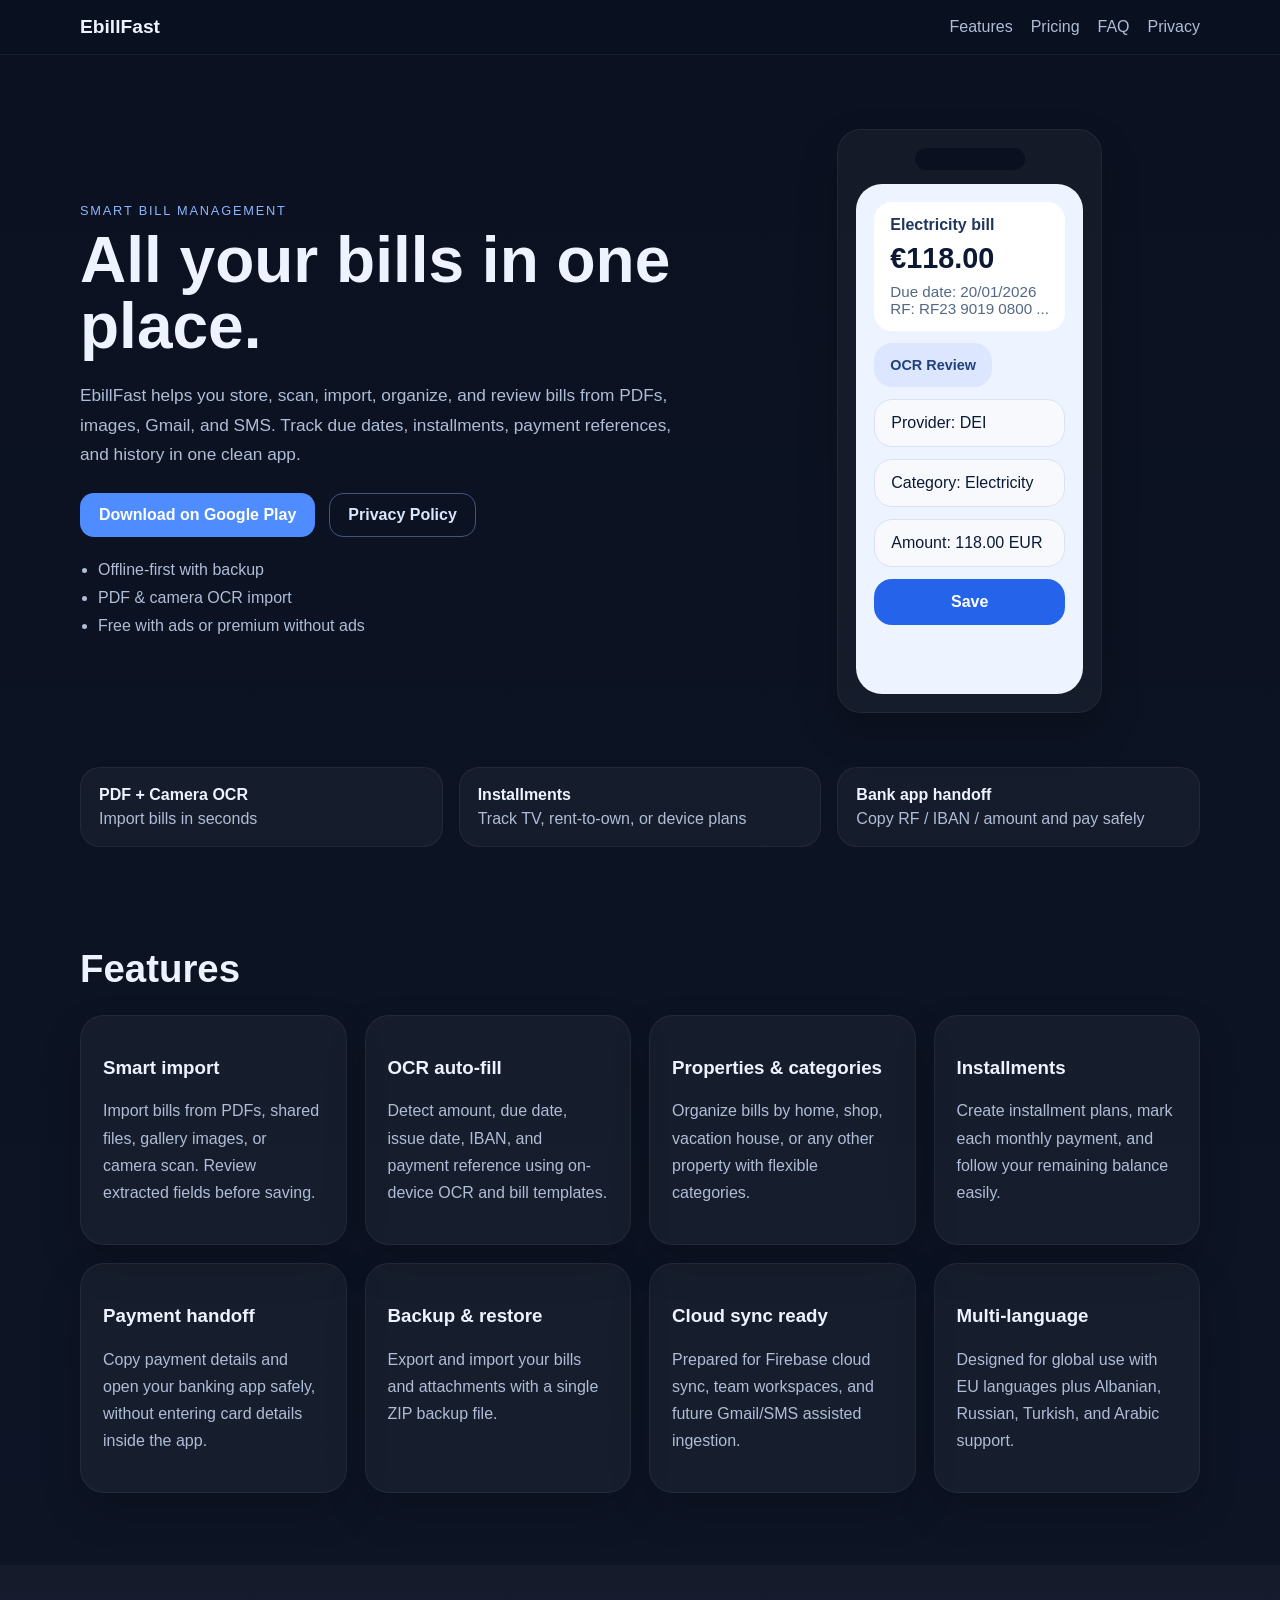
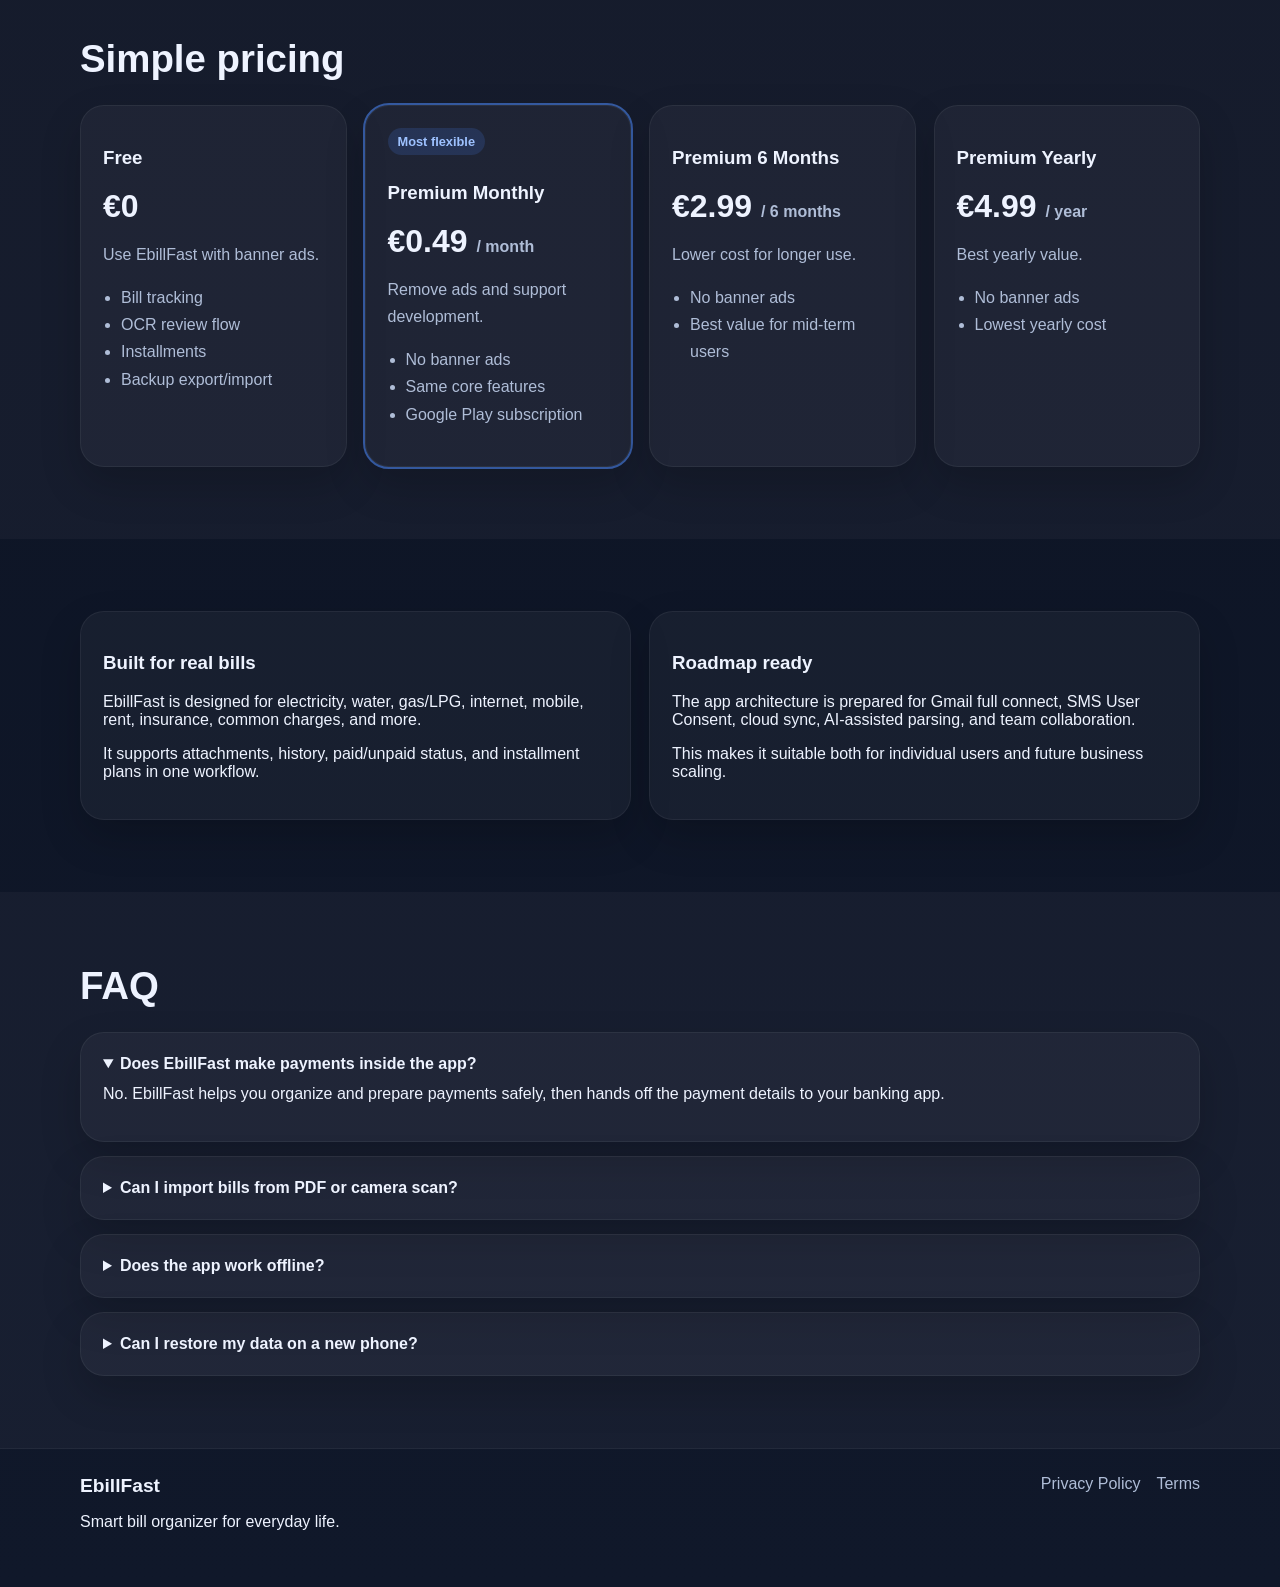
<file: index.html>
<!DOCTYPE html>
<html lang="en">
<head>
  <meta charset="UTF-8" />
  <meta name="viewport" content="width=device-width, initial-scale=1.0" />
  <title>EbillFast – Smart Bill Organizer</title>
  <meta name="description" content="Organize bills, scan PDFs, auto-fill payment fields, track installments, and manage everything in one app." />
  <link rel="stylesheet" href="styles.css" />
</head>
<body>
  <header class="topbar">
    <div class="container nav">
      <div class="brand">EbillFast</div>
      <nav>
        <a href="#features">Features</a>
        <a href="#pricing">Pricing</a>
        <a href="#faq">FAQ</a>
        <a href="privacy.html">Privacy</a>
      </nav>
    </div>
  </header>

  <section class="hero">
    <div class="container hero-grid">
      <div>
        <p class="eyebrow">Smart bill management</p>
        <h1>All your bills in one place.</h1>
        <p class="lead">
          EbillFast helps you store, scan, import, organize, and review bills from PDFs, images, Gmail, and SMS.
          Track due dates, installments, payment references, and history in one clean app.
        </p>
        <div class="cta-row">
          <a class="btn primary" href="#">Download on Google Play</a>
          <a class="btn secondary" href="privacy.html">Privacy Policy</a>
        </div>
        <ul class="hero-points">
          <li>Offline-first with backup</li>
          <li>PDF & camera OCR import</li>
          <li>Free with ads or premium without ads</li>
        </ul>
      </div>
      <div class="card phone-mock">
        <div class="phone-head"></div>
        <div class="phone-screen">
          <div class="mock-bill">
            <div class="mock-title">Electricity bill</div>
            <div class="mock-amount">€118.00</div>
            <div class="mock-line">Due date: 20/01/2026</div>
            <div class="mock-line">RF: RF23 9019 0800 ...</div>
          </div>
          <div class="mock-tag">OCR Review</div>
          <div class="mock-box">Provider: DEI</div>
          <div class="mock-box">Category: Electricity</div>
          <div class="mock-box">Amount: 118.00 EUR</div>
          <div class="mock-save">Save</div>
        </div>
      </div>
    </div>
  </section>

  <section class="stats">
    <div class="container stats-grid">
      <div class="stat"><strong>PDF + Camera OCR</strong><span>Import bills in seconds</span></div>
      <div class="stat"><strong>Installments</strong><span>Track TV, rent-to-own, or device plans</span></div>
      <div class="stat"><strong>Bank app handoff</strong><span>Copy RF / IBAN / amount and pay safely</span></div>
    </div>
  </section>

  <section id="features" class="section">
    <div class="container">
      <h2>Features</h2>
      <div class="feature-grid">
        <article class="card">
          <h3>Smart import</h3>
          <p>Import bills from PDFs, shared files, gallery images, or camera scan. Review extracted fields before saving.</p>
        </article>
        <article class="card">
          <h3>OCR auto-fill</h3>
          <p>Detect amount, due date, issue date, IBAN, and payment reference using on-device OCR and bill templates.</p>
        </article>
        <article class="card">
          <h3>Properties & categories</h3>
          <p>Organize bills by home, shop, vacation house, or any other property with flexible categories.</p>
        </article>
        <article class="card">
          <h3>Installments</h3>
          <p>Create installment plans, mark each monthly payment, and follow your remaining balance easily.</p>
        </article>
        <article class="card">
          <h3>Payment handoff</h3>
          <p>Copy payment details and open your banking app safely, without entering card details inside the app.</p>
        </article>
        <article class="card">
          <h3>Backup & restore</h3>
          <p>Export and import your bills and attachments with a single ZIP backup file.</p>
        </article>
        <article class="card">
          <h3>Cloud sync ready</h3>
          <p>Prepared for Firebase cloud sync, team workspaces, and future Gmail/SMS assisted ingestion.</p>
        </article>
        <article class="card">
          <h3>Multi-language</h3>
          <p>Designed for global use with EU languages plus Albanian, Russian, Turkish, and Arabic support.</p>
        </article>
      </div>
    </div>
  </section>

  <section id="pricing" class="section alt">
    <div class="container">
      <h2>Simple pricing</h2>
      <div class="pricing-grid">
        <article class="card price-card">
          <h3>Free</h3>
          <div class="price">€0</div>
          <p>Use EbillFast with banner ads.</p>
          <ul>
            <li>Bill tracking</li>
            <li>OCR review flow</li>
            <li>Installments</li>
            <li>Backup export/import</li>
          </ul>
        </article>
        <article class="card price-card featured">
          <div class="badge">Most flexible</div>
          <h3>Premium Monthly</h3>
          <div class="price">€0.49 <span>/ month</span></div>
          <p>Remove ads and support development.</p>
          <ul>
            <li>No banner ads</li>
            <li>Same core features</li>
            <li>Google Play subscription</li>
          </ul>
        </article>
        <article class="card price-card">
          <h3>Premium 6 Months</h3>
          <div class="price">€2.99 <span>/ 6 months</span></div>
          <p>Lower cost for longer use.</p>
          <ul>
            <li>No banner ads</li>
            <li>Best value for mid-term users</li>
          </ul>
        </article>
        <article class="card price-card">
          <h3>Premium Yearly</h3>
          <div class="price">€4.99 <span>/ year</span></div>
          <p>Best yearly value.</p>
          <ul>
            <li>No banner ads</li>
            <li>Lowest yearly cost</li>
          </ul>
        </article>
      </div>
    </div>
  </section>

  <section class="section">
    <div class="container two-col">
      <div class="card">
        <h3>Built for real bills</h3>
        <p>EbillFast is designed for electricity, water, gas/LPG, internet, mobile, rent, insurance, common charges, and more.</p>
        <p>It supports attachments, history, paid/unpaid status, and installment plans in one workflow.</p>
      </div>
      <div class="card">
        <h3>Roadmap ready</h3>
        <p>The app architecture is prepared for Gmail full connect, SMS User Consent, cloud sync, AI-assisted parsing, and team collaboration.</p>
        <p>This makes it suitable both for individual users and future business scaling.</p>
      </div>
    </div>
  </section>

  <section id="faq" class="section alt">
    <div class="container">
      <h2>FAQ</h2>
      <div class="faq-list">
        <details class="card" open>
          <summary>Does EbillFast make payments inside the app?</summary>
          <p>No. EbillFast helps you organize and prepare payments safely, then hands off the payment details to your banking app.</p>
        </details>
        <details class="card">
          <summary>Can I import bills from PDF or camera scan?</summary>
          <p>Yes. You can import PDFs, share a bill into the app, or scan paper bills with the camera and review the extracted fields before saving.</p>
        </details>
        <details class="card">
          <summary>Does the app work offline?</summary>
          <p>Yes. Core bill management is offline-first. Internet is only needed for ads, subscriptions, banking-app handoff, and optional cloud features.</p>
        </details>
        <details class="card">
          <summary>Can I restore my data on a new phone?</summary>
          <p>Yes. You can export a backup ZIP and import it on another device.</p>
        </details>
      </div>
    </div>
  </section>

  <footer class="footer">
    <div class="container footer-grid">
      <div>
        <div class="brand">EbillFast</div>
        <p>Smart bill organizer for everyday life.</p>
      </div>
      <div class="footer-links">
        <a href="privacy.html">Privacy Policy</a>
        <a href="terms.html">Terms</a>
      </div>
    </div>
  </footer>
</body>
</html>
</file>
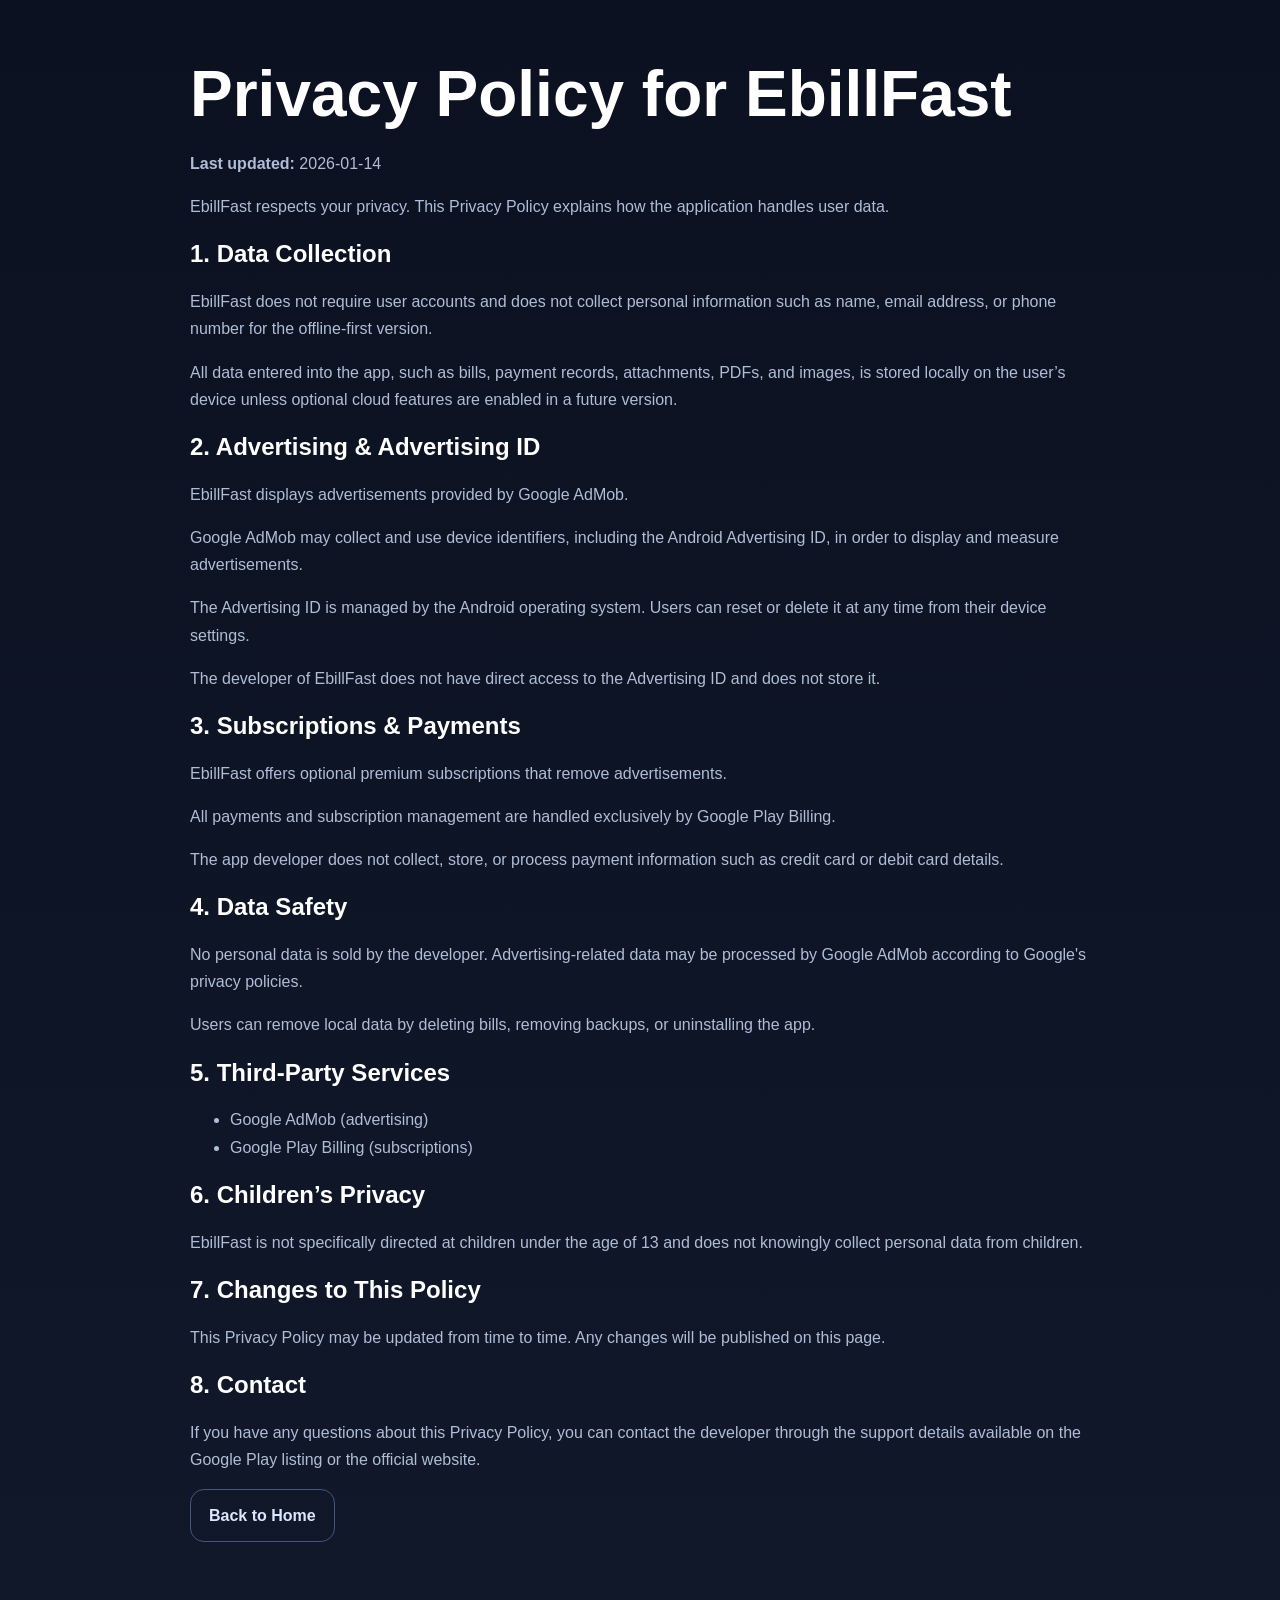
<file: privacy.html>
<!DOCTYPE html>
<html lang="en">
<head>
  <meta charset="UTF-8" />
  <meta name="viewport" content="width=device-width, initial-scale=1.0" />
  <title>EbillFast Privacy Policy</title>
  <link rel="stylesheet" href="styles.css" />
</head>
<body>
  <main class="doc container">
    <h1>Privacy Policy for EbillFast</h1>
    <p><strong>Last updated:</strong> 2026-01-14</p>

    <p>EbillFast respects your privacy. This Privacy Policy explains how the application handles user data.</p>

    <h2>1. Data Collection</h2>
    <p>EbillFast does not require user accounts and does not collect personal information such as name, email address, or phone number for the offline-first version.</p>
    <p>All data entered into the app, such as bills, payment records, attachments, PDFs, and images, is stored locally on the user’s device unless optional cloud features are enabled in a future version.</p>

    <h2>2. Advertising & Advertising ID</h2>
    <p>EbillFast displays advertisements provided by Google AdMob.</p>
    <p>Google AdMob may collect and use device identifiers, including the Android Advertising ID, in order to display and measure advertisements.</p>
    <p>The Advertising ID is managed by the Android operating system. Users can reset or delete it at any time from their device settings.</p>
    <p>The developer of EbillFast does not have direct access to the Advertising ID and does not store it.</p>

    <h2>3. Subscriptions & Payments</h2>
    <p>EbillFast offers optional premium subscriptions that remove advertisements.</p>
    <p>All payments and subscription management are handled exclusively by Google Play Billing.</p>
    <p>The app developer does not collect, store, or process payment information such as credit card or debit card details.</p>

    <h2>4. Data Safety</h2>
    <p>No personal data is sold by the developer. Advertising-related data may be processed by Google AdMob according to Google's privacy policies.</p>
    <p>Users can remove local data by deleting bills, removing backups, or uninstalling the app.</p>

    <h2>5. Third-Party Services</h2>
    <ul>
      <li>Google AdMob (advertising)</li>
      <li>Google Play Billing (subscriptions)</li>
    </ul>

    <h2>6. Children’s Privacy</h2>
    <p>EbillFast is not specifically directed at children under the age of 13 and does not knowingly collect personal data from children.</p>

    <h2>7. Changes to This Policy</h2>
    <p>This Privacy Policy may be updated from time to time. Any changes will be published on this page.</p>

    <h2>8. Contact</h2>
    <p>If you have any questions about this Privacy Policy, you can contact the developer through the support details available on the Google Play listing or the official website.</p>

    <p><a class="btn secondary" href="index.html">Back to Home</a></p>
  </main>
</body>
</html>
</file>
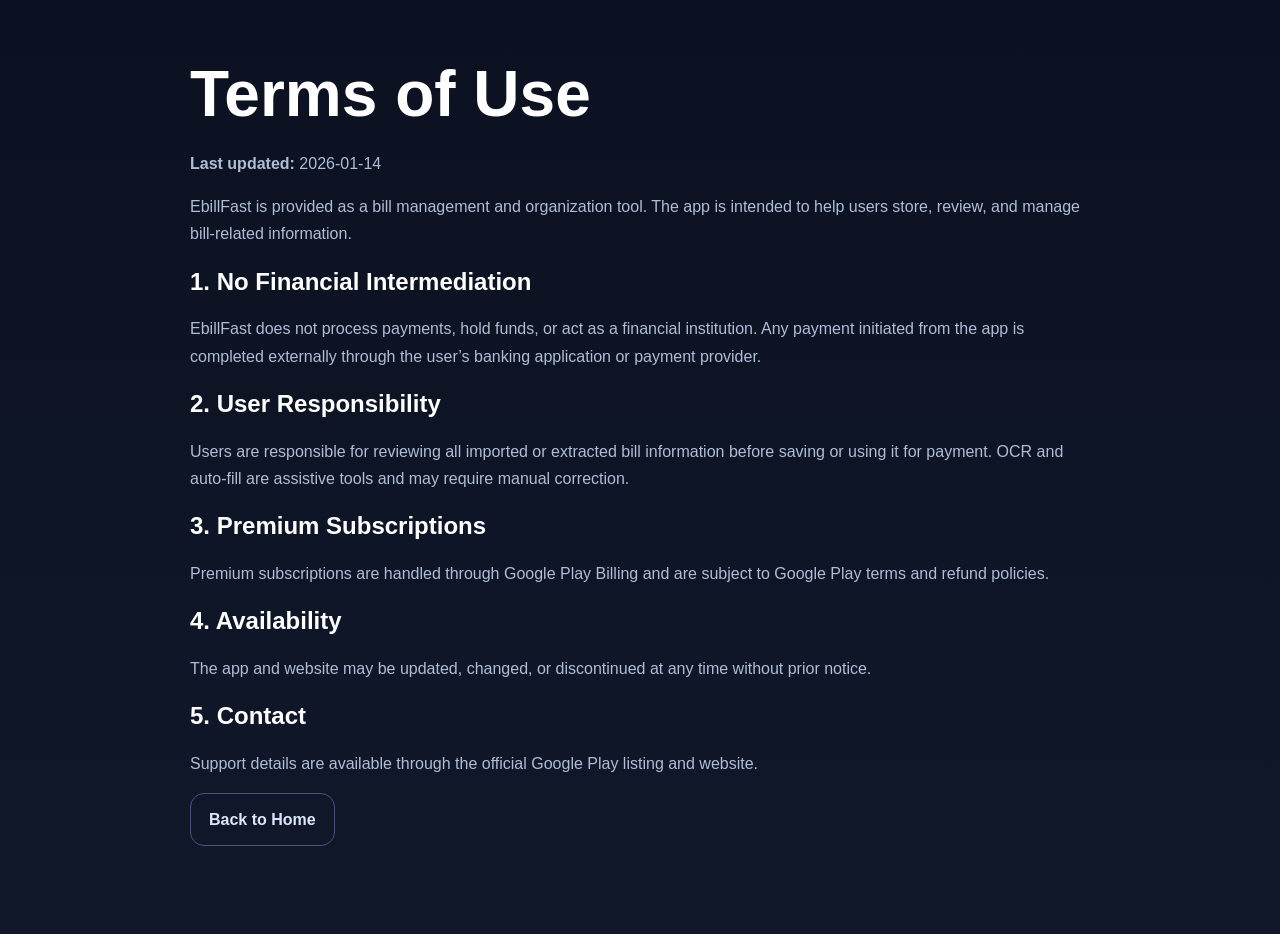
<file: terms.html>
<!DOCTYPE html>
<html lang="en">
<head>
  <meta charset="UTF-8" />
  <meta name="viewport" content="width=device-width, initial-scale=1.0" />
  <title>EbillFast Terms</title>
  <link rel="stylesheet" href="styles.css" />
</head>
<body>
  <main class="doc container">
    <h1>Terms of Use</h1>
    <p><strong>Last updated:</strong> 2026-01-14</p>

    <p>EbillFast is provided as a bill management and organization tool. The app is intended to help users store, review, and manage bill-related information.</p>

    <h2>1. No Financial Intermediation</h2>
    <p>EbillFast does not process payments, hold funds, or act as a financial institution. Any payment initiated from the app is completed externally through the user’s banking application or payment provider.</p>

    <h2>2. User Responsibility</h2>
    <p>Users are responsible for reviewing all imported or extracted bill information before saving or using it for payment. OCR and auto-fill are assistive tools and may require manual correction.</p>

    <h2>3. Premium Subscriptions</h2>
    <p>Premium subscriptions are handled through Google Play Billing and are subject to Google Play terms and refund policies.</p>

    <h2>4. Availability</h2>
    <p>The app and website may be updated, changed, or discontinued at any time without prior notice.</p>

    <h2>5. Contact</h2>
    <p>Support details are available through the official Google Play listing and website.</p>

    <p><a class="btn secondary" href="index.html">Back to Home</a></p>
  </main>
</body>
</html>
</file>
<file: styles.css>
:root{
  --bg:#0c1220;
  --card:#151d31;
  --text:#eef3ff;
  --muted:#afbdd7;
  --accent:#4f8cff;
}
*{box-sizing:border-box}
html{scroll-behavior:smooth}
body{
  margin:0;
  font-family:Arial,Helvetica,sans-serif;
  background:linear-gradient(180deg,#0b1120 0%,#10182a 100%);
  color:var(--text);
}
a{color:inherit;text-decoration:none}
.container{width:min(1120px,92%);margin:0 auto}
.topbar{
  position:sticky;top:0;z-index:20;
  backdrop-filter: blur(10px);
  background:rgba(10,16,32,.75);
  border-bottom:1px solid rgba(255,255,255,.06);
}
.nav{
  display:flex;align-items:center;justify-content:space-between;
  padding:16px 0;
}
.nav nav{display:flex;gap:18px;flex-wrap:wrap}
.brand{font-weight:800;font-size:1.2rem}
.nav a{color:var(--muted)}
.nav a:hover{color:#fff}
.hero{padding:74px 0 42px}
.hero-grid{display:grid;grid-template-columns:1.15fr .85fr;gap:36px;align-items:center}
.eyebrow{color:#8bb6ff;text-transform:uppercase;letter-spacing:.14em;font-size:.8rem;margin-bottom:10px}
h1{font-size:clamp(2.2rem,5vw,4rem);line-height:1.02;margin:.1em 0 .35em}
.lead{color:var(--muted);font-size:1.08rem;line-height:1.7;max-width:62ch}
.cta-row{display:flex;gap:14px;flex-wrap:wrap;margin:24px 0}
.btn{display:inline-flex;align-items:center;justify-content:center;padding:12px 18px;border-radius:14px;font-weight:700;border:1px solid transparent}
.btn.primary{background:var(--accent);color:#fff}
.btn.secondary{background:transparent;border-color:#44557f;color:#dbe6ff}
.hero-points{display:grid;gap:10px;padding-left:18px;color:var(--muted)}
.card{background:rgba(255,255,255,.04);border:1px solid rgba(255,255,255,.06);border-radius:24px;padding:22px;box-shadow:0 18px 40px rgba(0,0,0,.18)}
.phone-mock{padding:18px;max-width:430px;margin-inline:auto}
.phone-head{height:22px;width:110px;border-radius:14px;background:#0a1020;margin:0 auto 14px}
.phone-screen{background:#edf3ff;color:#0b1934;border-radius:26px;padding:18px;min-height:510px}
.mock-bill,.mock-box,.mock-save,.mock-tag{border-radius:18px;padding:14px 16px;margin-bottom:12px}
.mock-bill{background:#fff}
.mock-title{font-weight:700;color:#20365d}
.mock-amount{font-size:1.8rem;font-weight:800;margin:8px 0}
.mock-line{color:#536886;font-size:.95rem}
.mock-tag{display:inline-block;background:#dce7ff;color:#21417c;font-weight:700;font-size:.9rem}
.mock-box{background:#f7f9fd;border:1px solid #dae2f1}
.mock-save{background:#2563eb;color:#fff;text-align:center;font-weight:800}
.stats{padding:12px 0 28px}
.stats-grid{display:grid;grid-template-columns:repeat(3,1fr);gap:16px}
.stat{background:rgba(255,255,255,.04);border:1px solid rgba(255,255,255,.06);border-radius:20px;padding:18px;display:flex;flex-direction:column;gap:6px}
.stat span{color:var(--muted)}
.section{padding:72px 0}
.section.alt{background:rgba(255,255,255,.03)}
.section h2{font-size:clamp(1.8rem,3vw,2.4rem);margin:0 0 24px}
.feature-grid,.pricing-grid{display:grid;gap:18px}
.feature-grid{grid-template-columns:repeat(4,1fr)}
.pricing-grid{grid-template-columns:repeat(4,1fr)}
.feature-grid p,.price-card p,.doc p,.doc li{color:var(--muted);line-height:1.7}
.price-card ul{padding-left:18px;color:var(--muted);line-height:1.7}
.price{font-size:2rem;font-weight:900;margin:8px 0 10px}
.price span{font-size:1rem;font-weight:600;color:var(--muted)}
.price-card.featured{outline:2px solid rgba(79,140,255,.55)}
.badge{display:inline-block;background:rgba(79,140,255,.16);color:#9ec2ff;padding:6px 10px;border-radius:999px;font-size:.8rem;font-weight:700;margin-bottom:8px}
.two-col{display:grid;grid-template-columns:1fr 1fr;gap:18px}
.faq-list{display:grid;gap:14px}
details summary{cursor:pointer;font-weight:700}
details p{margin-top:12px}
.footer{border-top:1px solid rgba(255,255,255,.08);padding:26px 0 40px}
.footer-grid{display:flex;justify-content:space-between;gap:18px;align-items:flex-start;flex-wrap:wrap}
.footer-links{display:flex;gap:16px;flex-wrap:wrap;color:var(--muted)}
.doc{max-width:900px;padding:56px 0 72px}
.doc h1,.doc h2,.doc h3{color:#fff}
.doc ul{color:var(--muted)}
@media (max-width: 980px){
  .hero-grid,.two-col{grid-template-columns:1fr}
  .feature-grid,.pricing-grid,.stats-grid{grid-template-columns:1fr 1fr}
}
@media (max-width: 640px){
  .nav{align-items:flex-start;gap:12px;flex-direction:column}
  .feature-grid,.pricing-grid,.stats-grid{grid-template-columns:1fr}
  .hero{padding-top:42px}
}
</file>
